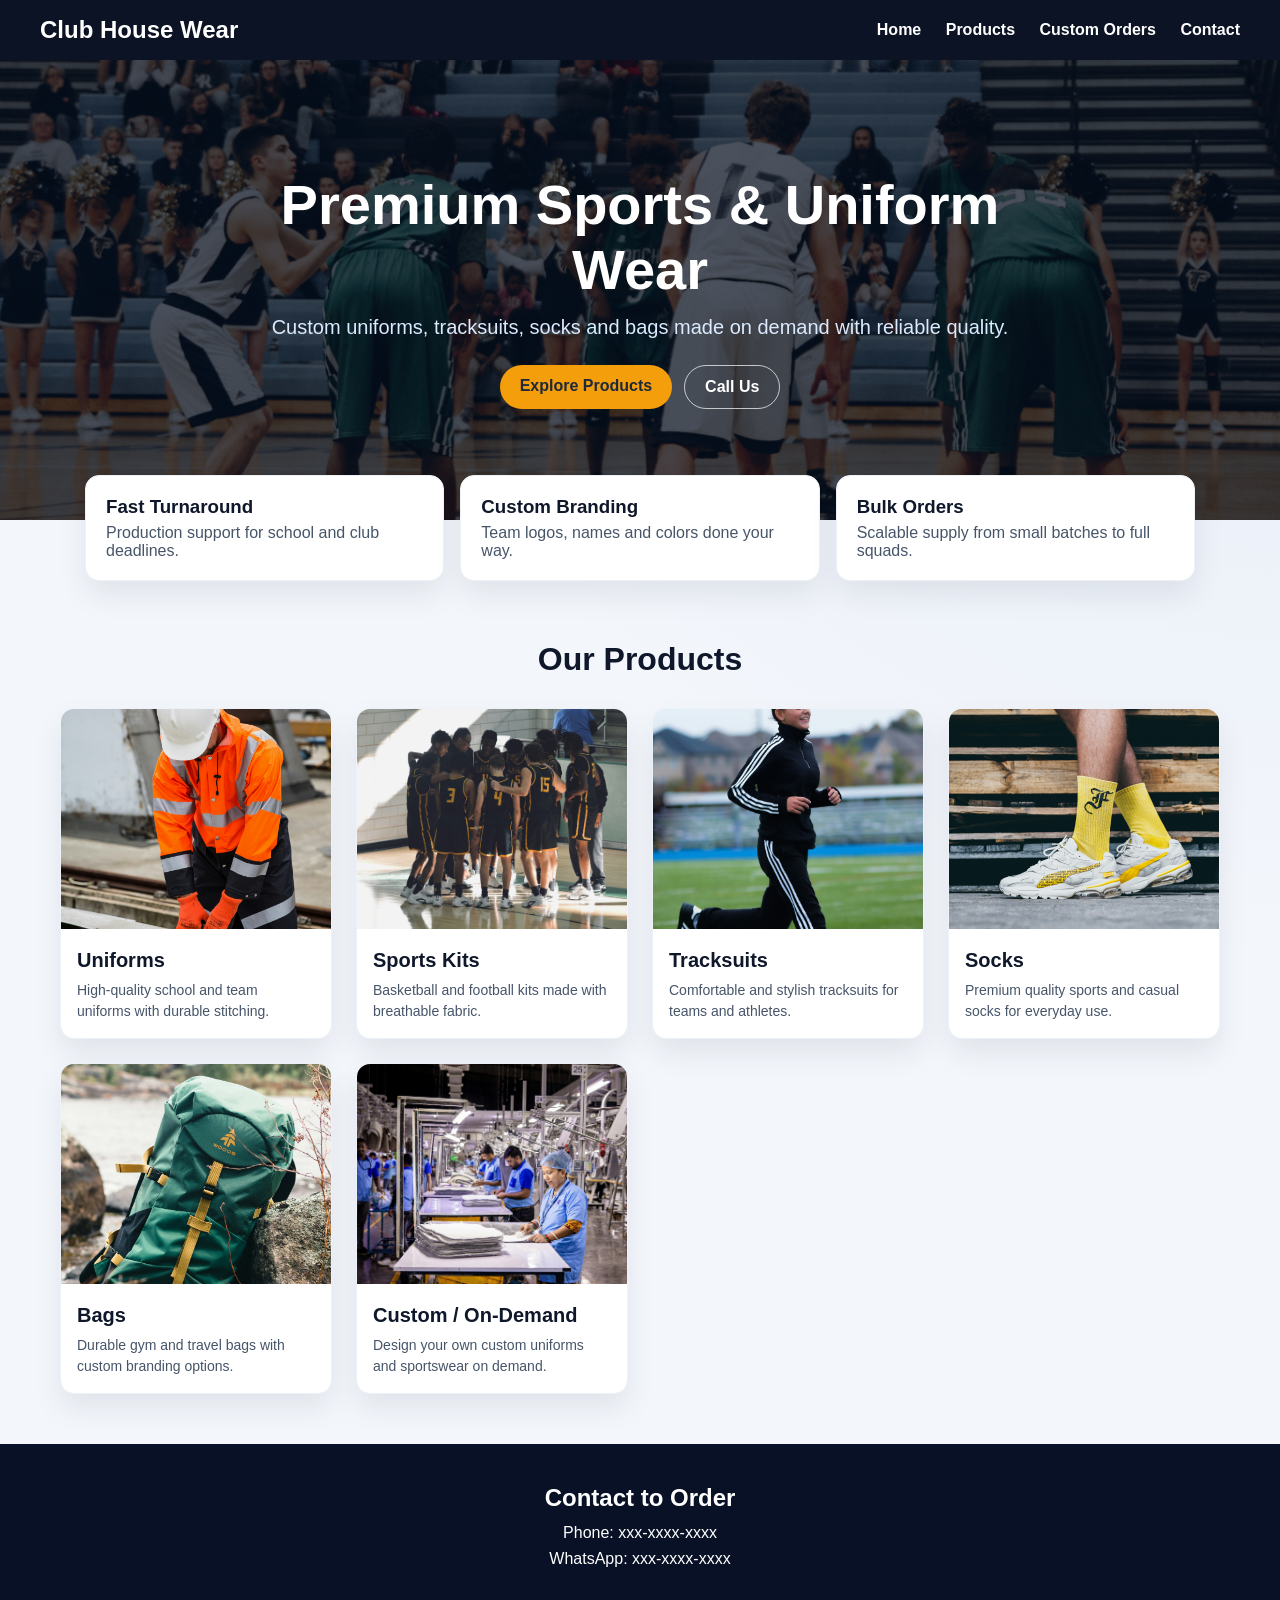
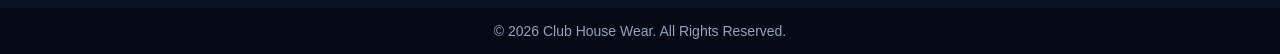
<file: index.html>
<!DOCTYPE html>
<html lang="en">
<head>
  <meta charset="UTF-8" />
  <meta name="viewport" content="width=device-width, initial-scale=1.0" />
  <title>Club House Wear</title>
  <link rel="stylesheet" href="style.css" />
</head>
<body>
  <header>
    <h2>Club House Wear</h2>
    <nav>
      <a href="#">Home</a>
      <a href="#products">Products</a>
      <a href="#custom">Custom Orders</a>
      <a href="Call (1).html">Contact</a>
    </nav>
  </header>

  <section class="hero">
    <div class="hero-inner">
      <h1>Premium Sports & Uniform Wear</h1>
      <p>Custom uniforms, tracksuits, socks and bags made on demand with reliable quality.</p>
      <div class="hero-actions">
        <a href="#products" class="hero-btn primary">Explore Products</a>
        <a href="Call (1).html" class="hero-btn secondary">Call Us</a>
      </div>
    </div>
  </section>

  <section class="quick-points">
    <div class="point">
      <h3>Fast Turnaround</h3>
      <p>Production support for school and club deadlines.</p>
    </div>
    <div class="point">
      <h3>Custom Branding</h3>
      <p>Team logos, names and colors done your way.</p>
    </div>
    <div class="point">
      <h3>Bulk Orders</h3>
      <p>Scalable supply from small batches to full squads.</p>
    </div>
  </section>

  <section class="products" id="products">
    <h2>Our Products</h2>
    <div class="grid">
      <a href="uniform.html" class="card">
        <img src="uniform.jpg" alt="Uniforms" />
        <div class="card-content">
          <h3>Uniforms</h3>
          <p>High-quality school and team uniforms with durable stitching.</p>
        </div>
      </a>

      <a href="sportskit.html" class="card">
        <img src="sportskit.jpg" alt="Sports Kits" />
        <div class="card-content">
          <h3>Sports Kits</h3>
          <p>Basketball and football kits made with breathable fabric.</p>
        </div>
      </a>

      <a href="tracksuits.html" class="card">
        <img src="tracksuit.jpg" alt="Tracksuits" />
        <div class="card-content">
          <h3>Tracksuits</h3>
          <p>Comfortable and stylish tracksuits for teams and athletes.</p>
        </div>
      </a>

      <a href="socks.html" class="card">
        <img src="socks.jpg" alt="Socks" />
        <div class="card-content">
          <h3>Socks</h3>
          <p>Premium quality sports and casual socks for everyday use.</p>
        </div>
      </a>

      <a href="bags.html" class="card">
        <img src="bags.jpg" alt="bags" />
        <div class="card-content">
          <h3>Bags</h3>
          <p>Durable gym and travel bags with custom branding options.</p>
        </div>
      </a>

      <a href="order.html?product=Custom%20Order" class="card" id="custom">
        <img src="custom.jpg" alt="Custom Orders" />
        <div class="card-content">
          <h3>Custom / On-Demand</h3>
          <p>Design your own custom uniforms and sportswear on demand.</p>
        </div>
      </a>
    </div>
  </section>

  <section class="contact" id="contact">
    <h2>Contact to Order</h2>
    <p>Phone: xxx-xxxx-xxxx</p>
    <p>WhatsApp: xxx-xxxx-xxxx</p>
  </section>

  <footer>
    <p>&copy; 2026 Club House Wear. All Rights Reserved.</p>
  </footer>
</body>
</html>
</file>
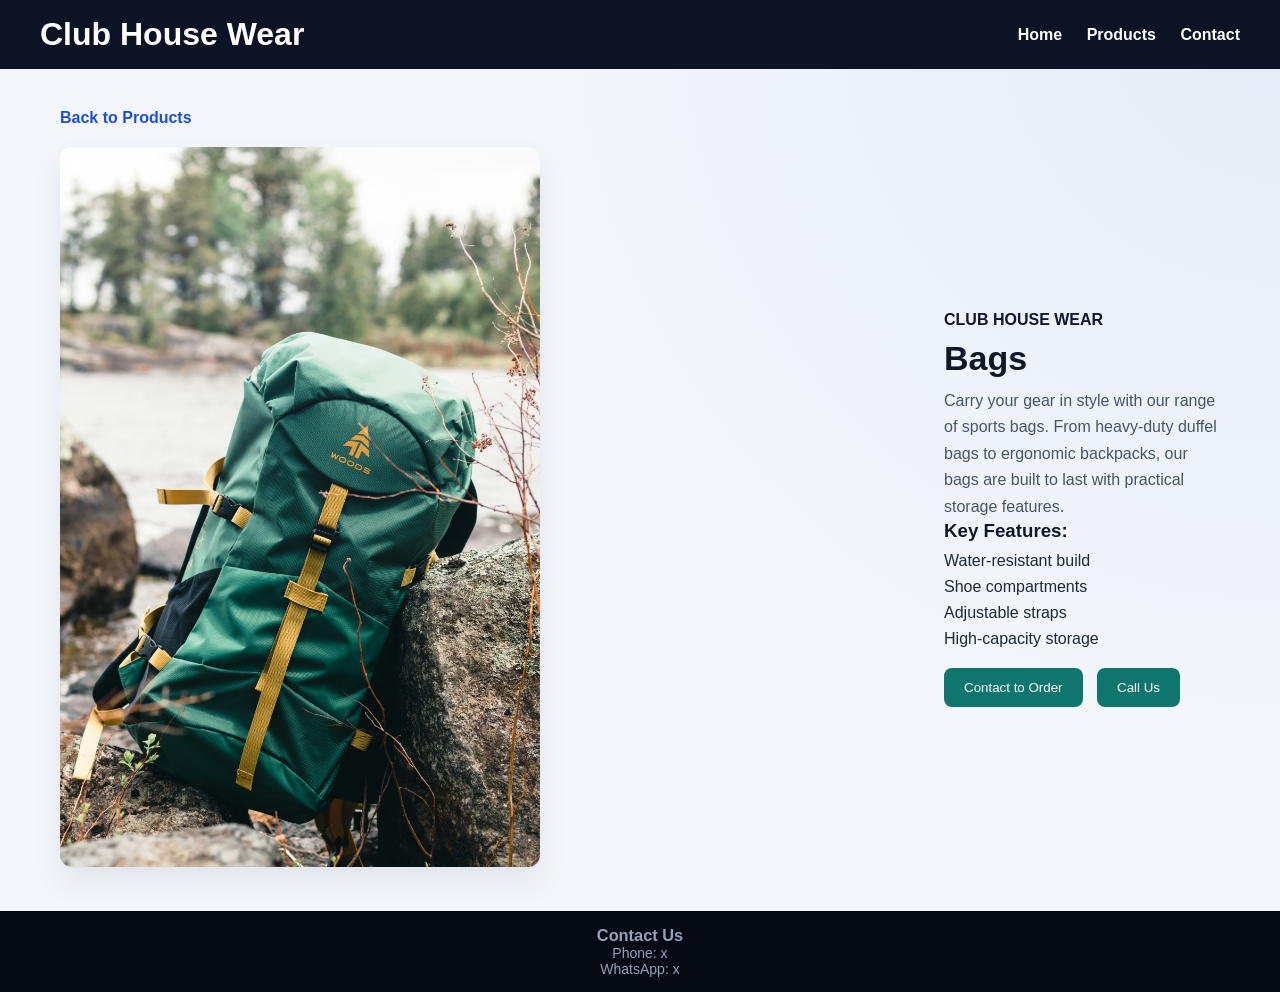
<file: bags.html>
<!DOCTYPE html>
<html lang="en">
<head>
  <meta charset="UTF-8" />
  <meta name="viewport" content="width=device-width, initial-scale=1.0" />
  <title>Bags - Club House Wear</title>
  <link rel="stylesheet" href="style.css" />
</head>
<body>
  <header class="navbar">
    <h1>Club House Wear</h1>
    <nav>
      <a href="index.html">Home</a>
      <a href="index.html#products">Products</a>
      <a href="#contact">Contact</a>
    </nav>
  </header>

  <section class="product-detail">
    <a href="index.html" class="back-btn">Back to Products</a>

    <div class="product-container">
      <div class="product-image">
        <img src="bags.jpg" alt="Bags" />
      </div>

      <div class="product-info">
        <h4>CLUB HOUSE WEAR</h4>
        <h1>Bags</h1>
        <p>
          Carry your gear in style with our range of sports bags. From heavy-duty
          duffel bags to ergonomic backpacks, our bags are built to last with
          practical storage features.
        </p>

        <h3>Key Features:</h3>
        <ul>
          <li>Water-resistant build</li>
          <li>Shoe compartments</li>
          <li>Adjustable straps</li>
          <li>High-capacity storage</li>
        </ul>

        <div class="product-buttons">
          <button onclick="orderNow('Bags')">Contact to Order</button>
          <button class="call-btn" onclick="window.location.href='Call (1).html'">Call Us</button>
        </div>
      </div>
    </div>
  </section>

  <footer id="contact">
    <h3>Contact Us</h3>
    <p>Phone: x</p>
    <p>WhatsApp: x</p>
  </footer>

  <script src="script.js"></script>
</body>
</html>
</file>
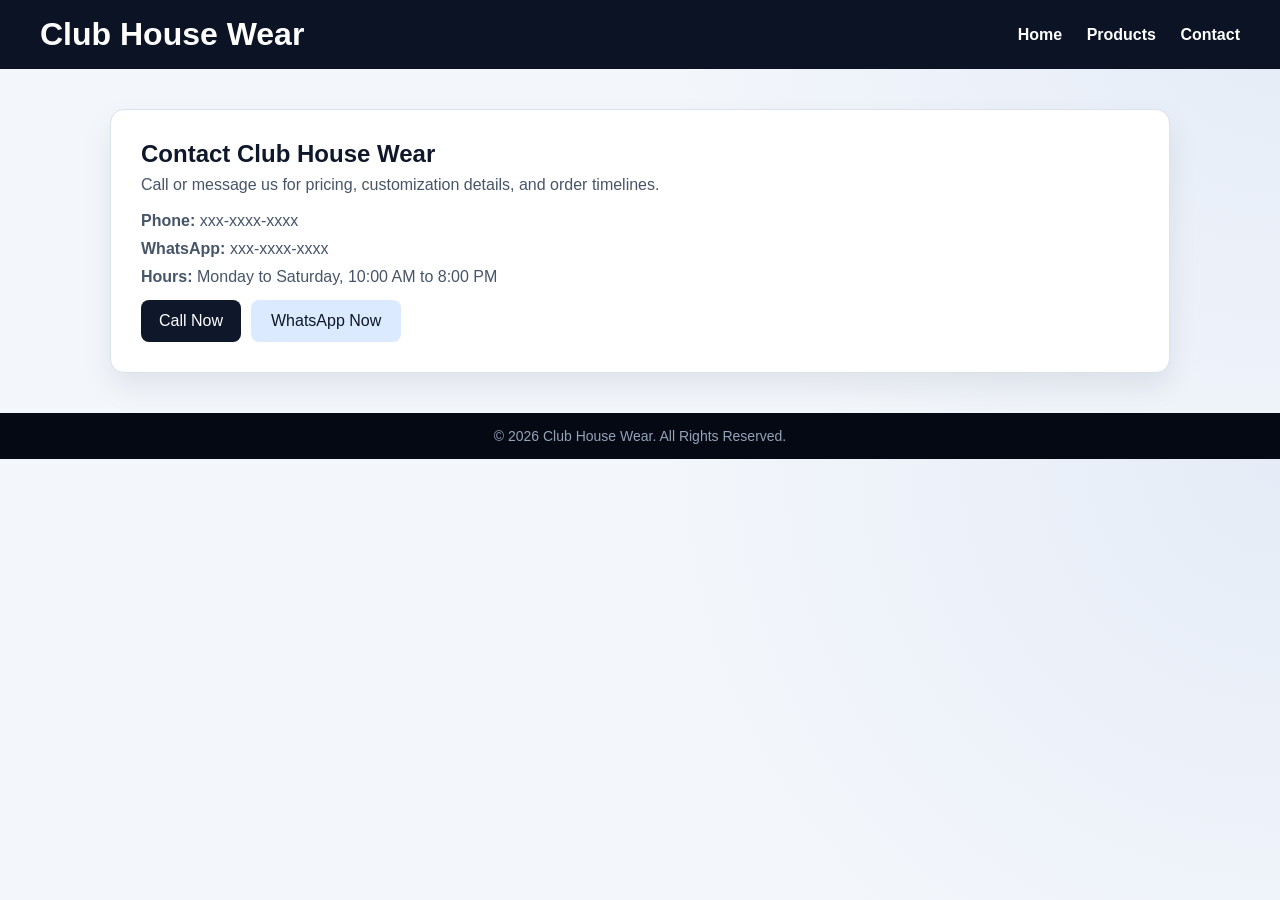
<file: Call (1).html>
<!DOCTYPE html>
<html lang="en">
<head>
  <meta charset="UTF-8" />
  <meta name="viewport" content="width=device-width, initial-scale=1.0" />
  <title>Call Us - Club House Wear</title>
  <link rel="stylesheet" href="style.css" />
</head>
<body>
  <header class="navbar">
    <h1>Club House Wear</h1>
    <nav>
      <a href="index.html">Home</a>
      <a href="index.html#products">Products</a>
      <a href="index.html#contact">Contact</a>
    </nav>
  </header>

  <main class="call-page">
    <section class="call-card">
      <h1>Contact Club House Wear</h1>
      <p>Call or message us for pricing, customization details, and order timelines.</p>

      <div class="call-details">
        <p><strong>Phone: </strong> xxx-xxxx-xxxx</p>
        <p><strong>WhatsApp:</strong> xxx-xxxx-xxxx</p>
        <p><strong>Hours:</strong> Monday to Saturday, 10:00 AM to 8:00 PM</p>
      </div>

      <div class="call-actions">
        <a class="primary-btn" href="tel:xxx-xxxx-xxxx">Call Now</a>
        <a class="order-link secondary-link" href="https://wa.me/xxx-xxxx-xxxx" target="_blank" rel="noopener">WhatsApp Now</a>
      </div>
    </section>
  </main>

  <footer>
    <p>&copy; 2026 Club House Wear. All Rights Reserved.</p>
  </footer>
</body>
</html>
</file>
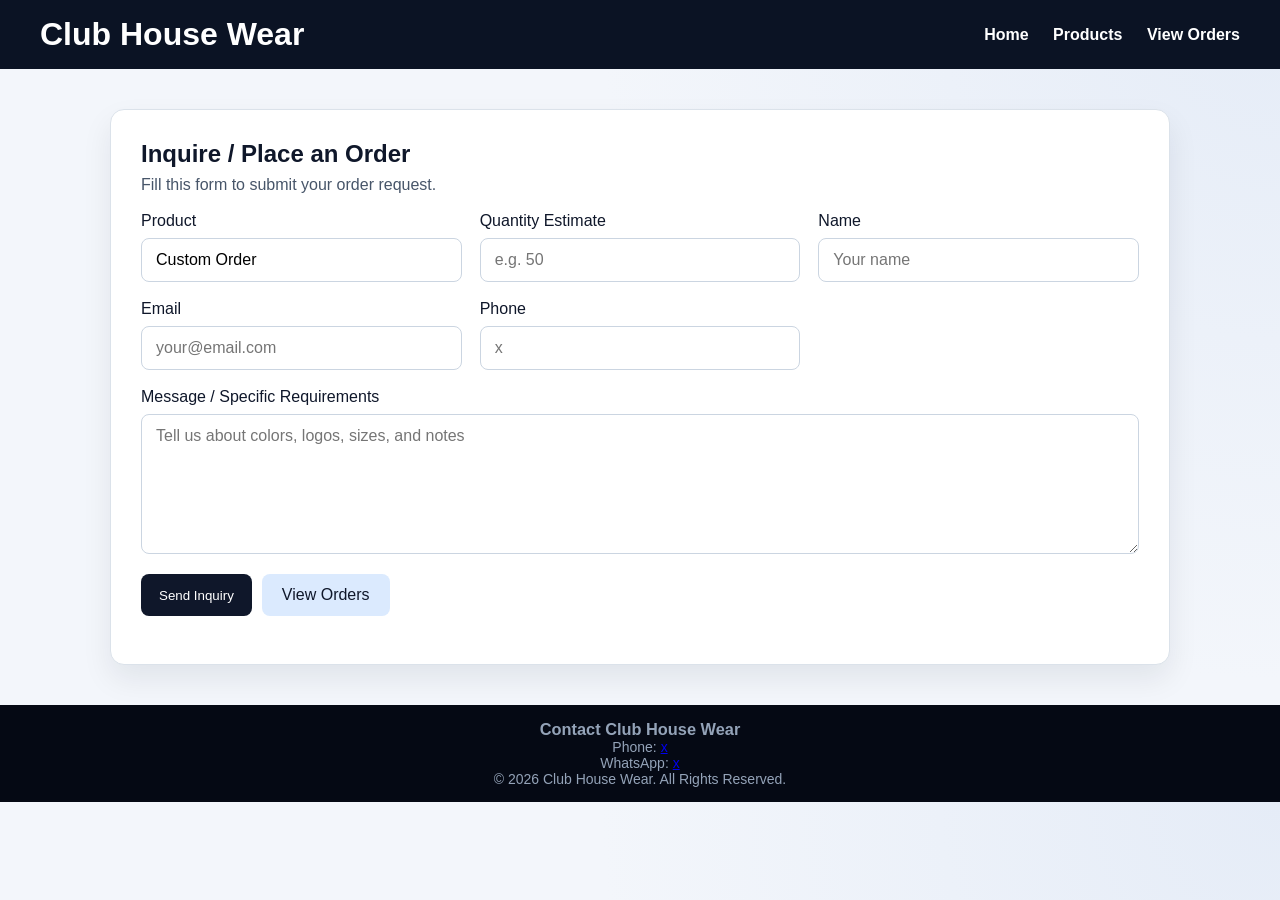
<file: order.html>
<!DOCTYPE html>
<html lang="en">
<head>
  <meta charset="UTF-8" />
  <meta name="viewport" content="width=device-width, initial-scale=1.0" />
  <title>Place Order - Club House Wear</title>
  <link rel="stylesheet" href="style.css" />
</head>
<body>
  <header class="navbar">
    <h1>Club House Wear</h1>
    <nav>
      <a href="index.html">Home</a>
      <a href="index.html#products">Products</a>
      <a href="orders.html">View Orders</a>
    </nav>
  </header>

  <main class="order-page">
    <section class="order-card">
      <h1>Inquire / Place an Order</h1>
      <p>Fill this form to submit your order request.</p>

      <form id="orderForm">
        <div class="order-form-grid">
          <div class="order-form-field">
            <label for="product">Product</label>
            <input id="product" type="text" required />
          </div>

          <div class="order-form-field">
            <label for="quantity">Quantity Estimate</label>
            <input id="quantity" type="number" min="1" placeholder="e.g. 50" required />
          </div>

          <div class="order-form-field">
            <label for="name">Name</label>
            <input id="name" type="text" placeholder="Your name" required />
          </div>

          <div class="order-form-field">
            <label for="email">Email</label>
            <input id="email" type="email" placeholder="your@email.com" required />
          </div>

          <div class="order-form-field">
            <label for="phone">Phone</label>
            <input id="phone" type="tel" placeholder="x" required />
          </div>

          <div class="order-form-field full">
            <label for="message">Message / Specific Requirements</label>
            <textarea id="message" placeholder="Tell us about colors, logos, sizes, and notes"></textarea>
          </div>
        </div>

        <div class="form-actions">
          <button type="submit" class="primary-btn">Send Inquiry</button>
          <a href="orders.html" class="order-link secondary-link">View Orders</a>
        </div>

        <p id="orderStatus" class="order-status"></p>
      </form>
    </section>
  </main>

  <footer id="contact">
    <h3>Contact Club House Wear</h3>
    <p>Phone: <a href="tel:x">x</a></p>
    <p>WhatsApp: <a href="https://wa.me/x" target="_blank" rel="noopener">x</a></p>
    <p>&copy; 2026 Club House Wear. All Rights Reserved.</p>
  </footer>

  <script src="script.js"></script>
</body>
</html>
</file>
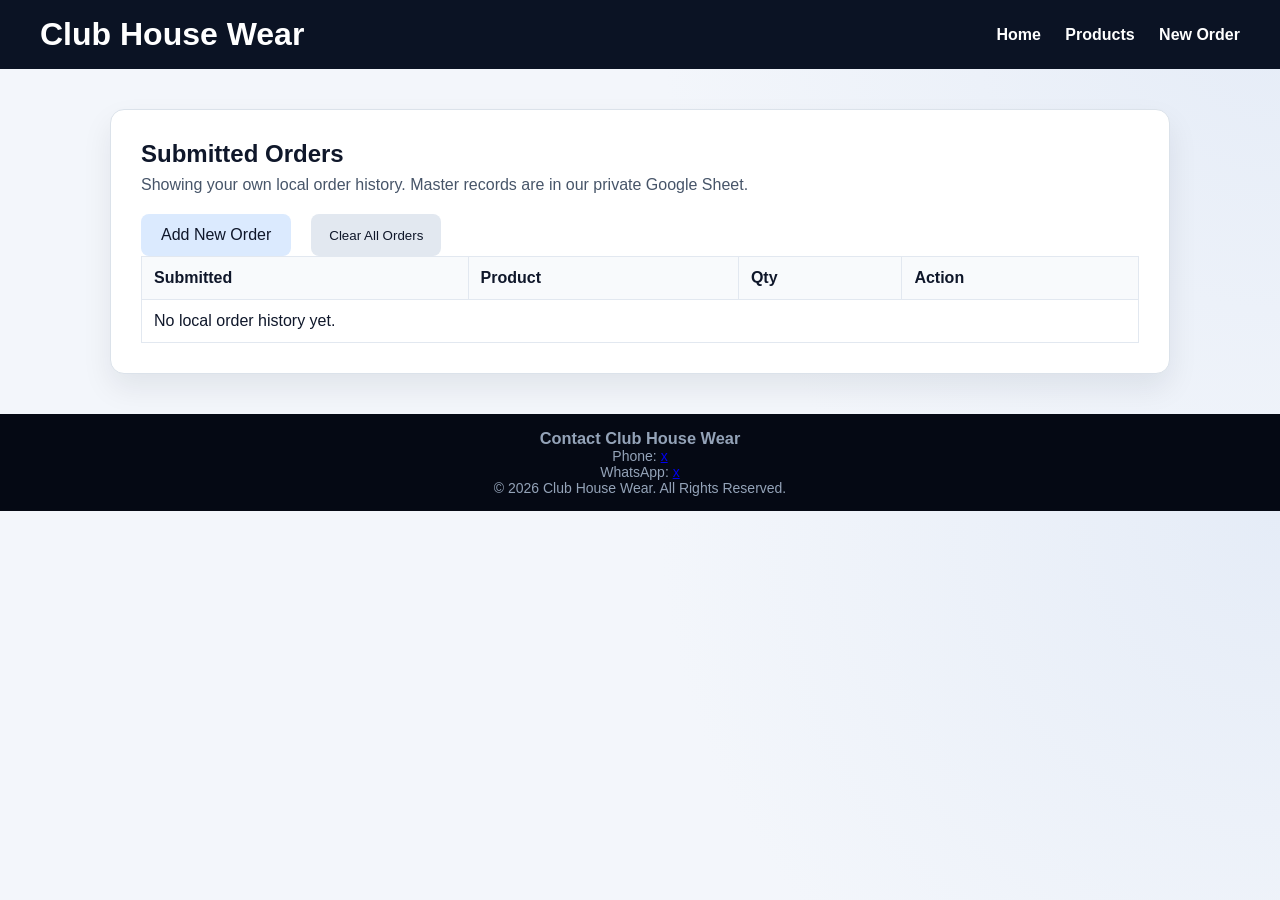
<file: orders.html>
<!DOCTYPE html>
<html lang="en">
<head>
  <meta charset="UTF-8" />
  <meta name="viewport" content="width=device-width, initial-scale=1.0" />
  <title>Orders - Club House Wear</title>
  <link rel="stylesheet" href="style.css" />
</head>
<body>
  <header class="navbar">
    <h1>Club House Wear</h1>
    <nav>
      <a href="index.html">Home</a>
      <a href="index.html#products">Products</a>
      <a href="order.html">New Order</a>
    </nav>
  </header>

  <main class="order-page">
    <section class="order-card">
      <h1>Submitted Orders</h1>
      <p id="ordersStatus">Showing your own local order history. Master records are in our private Google Sheet.</p>

      <div class="form-actions">
        <a href="order.html" class="order-link secondary-link">Add New Order</a>
        <button type="button" class="ghost-btn" onclick="clearOrders()">Clear All Orders</button>
      </div>

      <div class="orders-table-wrap">
        <table class="orders-table">
          <thead>
            <tr>
              <th>Submitted</th>
              <th>Product</th>
              <th>Qty</th>
              <th>Action</th>
            </tr>
          </thead>
          <tbody id="ordersTableBody"></tbody>
        </table>
      </div>
    </section>
  </main>

  <footer id="contact">
    <h3>Contact Club House Wear</h3>
    <p>Phone: <a href="tel:x">x</a></p>
    <p>WhatsApp: <a href="https://wa.me/x" target="_blank" rel="noopener">x</a></p>
    <p>&copy; 2026 Club House Wear. All Rights Reserved.</p>
  </footer>

  <script src="script.js"></script>
</body>
</html>
</file>
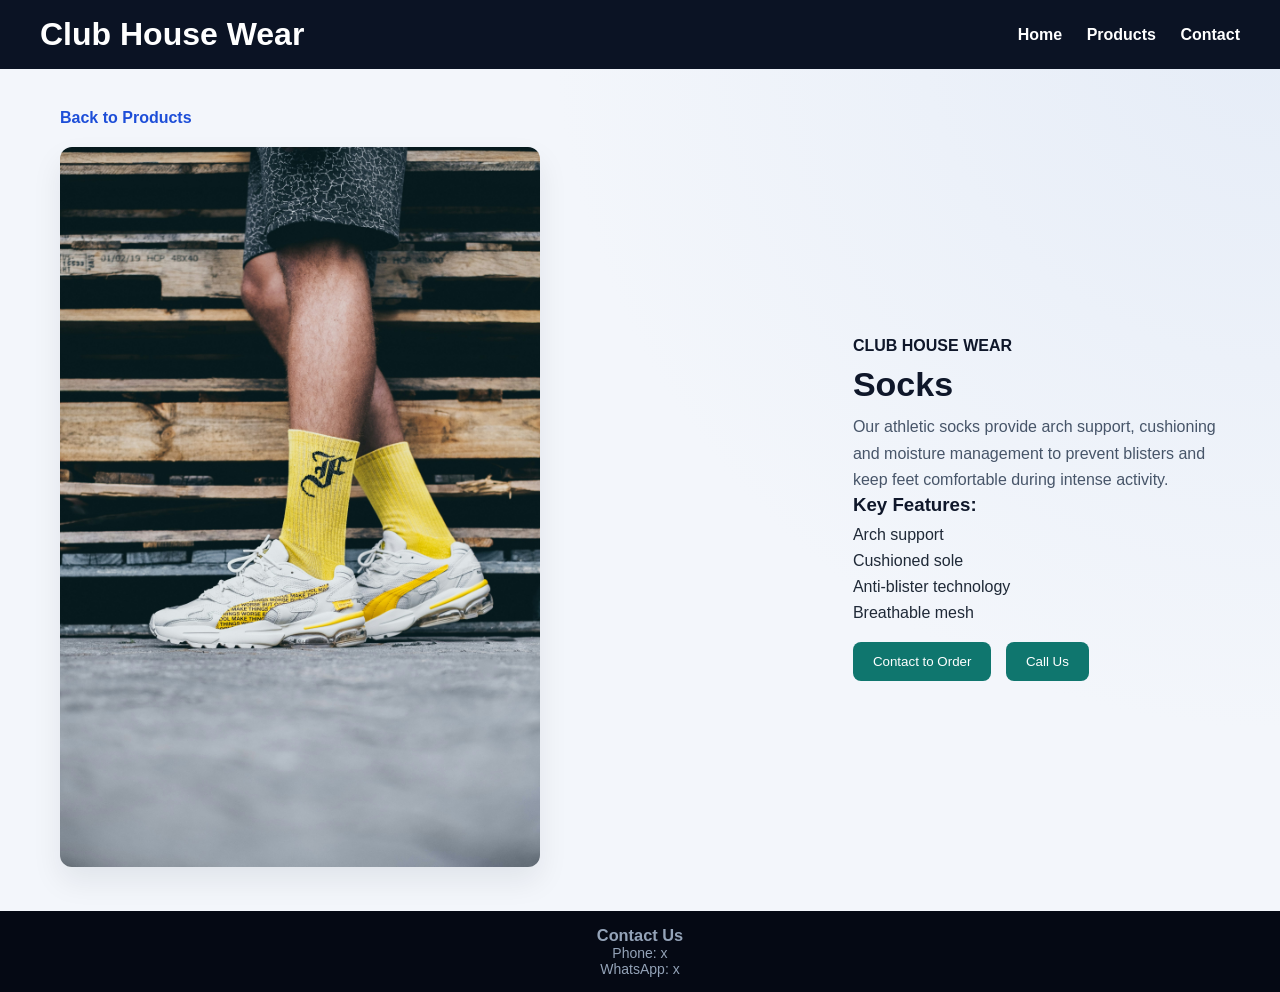
<file: socks.html>
<!DOCTYPE html>
<html lang="en">
<head>
  <meta charset="UTF-8" />
  <meta name="viewport" content="width=device-width, initial-scale=1.0" />
  <title>Socks - Club House Wear</title>
  <link rel="stylesheet" href="style.css" />
</head>
<body>
  <header class="navbar">
    <h1>Club House Wear</h1>
    <nav>
      <a href="index.html">Home</a>
      <a href="index.html#products">Products</a>
      <a href="#contact">Contact</a>
    </nav>
  </header>

  <section class="product-detail">
    <a href="index.html" class="back-btn">Back to Products</a>

    <div class="product-container">
      <div class="product-image">
        <img src="socks.jpg" alt="Socks" />
      </div>

      <div class="product-info">
        <h4>CLUB HOUSE WEAR</h4>
        <h1>Socks</h1>
        <p>
          Our athletic socks provide arch support, cushioning and moisture management
          to prevent blisters and keep feet comfortable during intense activity.
        </p>

        <h3>Key Features:</h3>
        <ul>
          <li>Arch support</li>
          <li>Cushioned sole</li>
          <li>Anti-blister technology</li>
          <li>Breathable mesh</li>
        </ul>

        <div class="product-buttons">
          <button onclick="orderNow('Socks')">Contact to Order</button>
          <button class="call-btn" onclick="window.location.href='Call (1).html'">Call Us</button>
        </div>
      </div>
    </div>
  </section>

  <footer id="contact">
    <h3>Contact Us</h3>
    <p>Phone: x</p>
    <p>WhatsApp: x</p>
  </footer>

  <script src="script.js"></script>
</body>
</html>
</file>
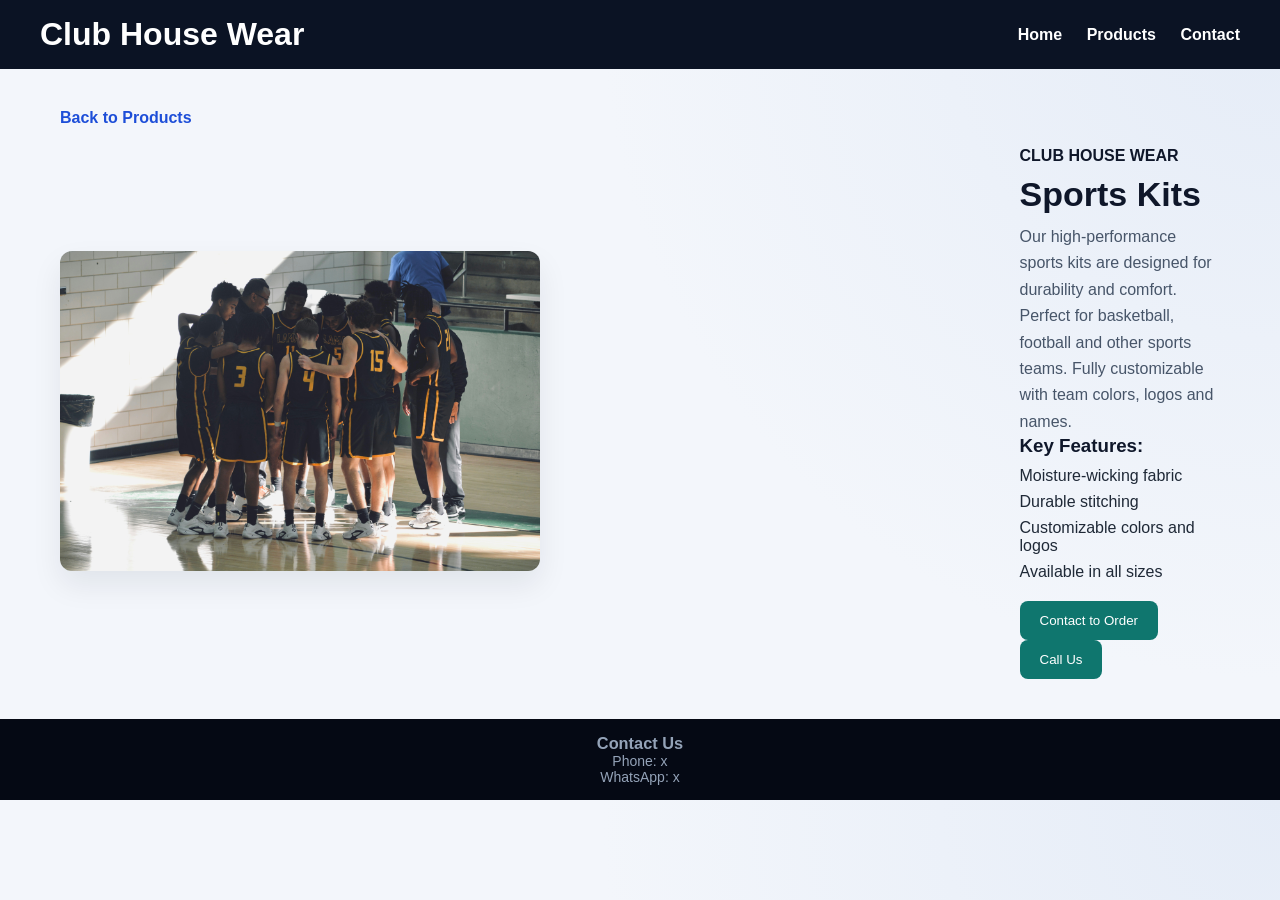
<file: sportskit.html>
<!DOCTYPE html>
<html lang="en">
<head>
  <meta charset="UTF-8" />
  <meta name="viewport" content="width=device-width, initial-scale=1.0" />
  <title>Sports Kits - Club House Wear</title>
  <link rel="stylesheet" href="style.css" />
</head>
<body>
  <header class="navbar">
    <h1>Club House Wear</h1>
    <nav>
      <a href="index.html">Home</a>
      <a href="index.html#products">Products</a>
      <a href="#contact">Contact</a>
    </nav>
  </header>

  <section class="product-detail">
    <a href="index.html" class="back-btn">Back to Products</a>

    <div class="product-container">
      <div class="product-image">
        <img src="sportskit.jpg" alt="Sports Kits" />
      </div>

      <div class="product-info">
        <h4>CLUB HOUSE WEAR</h4>
        <h1>Sports Kits</h1>
        <p>
          Our high-performance sports kits are designed for durability and comfort.
          Perfect for basketball, football and other sports teams. Fully customizable
          with team colors, logos and names.
        </p>

        <h3>Key Features:</h3>
        <ul>
          <li>Moisture-wicking fabric</li>
          <li>Durable stitching</li>
          <li>Customizable colors and logos</li>
          <li>Available in all sizes</li>
        </ul>

        <div class="product-buttons">
          <button onclick="orderNow('Sports Kits')">Contact to Order</button>
          <button class="call-btn" onclick="window.location.href='Call (1).html'">Call Us</button>
        </div>
      </div>
    </div>
  </section>

  <footer id="contact">
    <h3>Contact Us</h3>
    <p>Phone: x</p>
    <p>WhatsApp: x</p>
  </footer>

  <script src="script.js"></script>
</body>
</html>
</file>
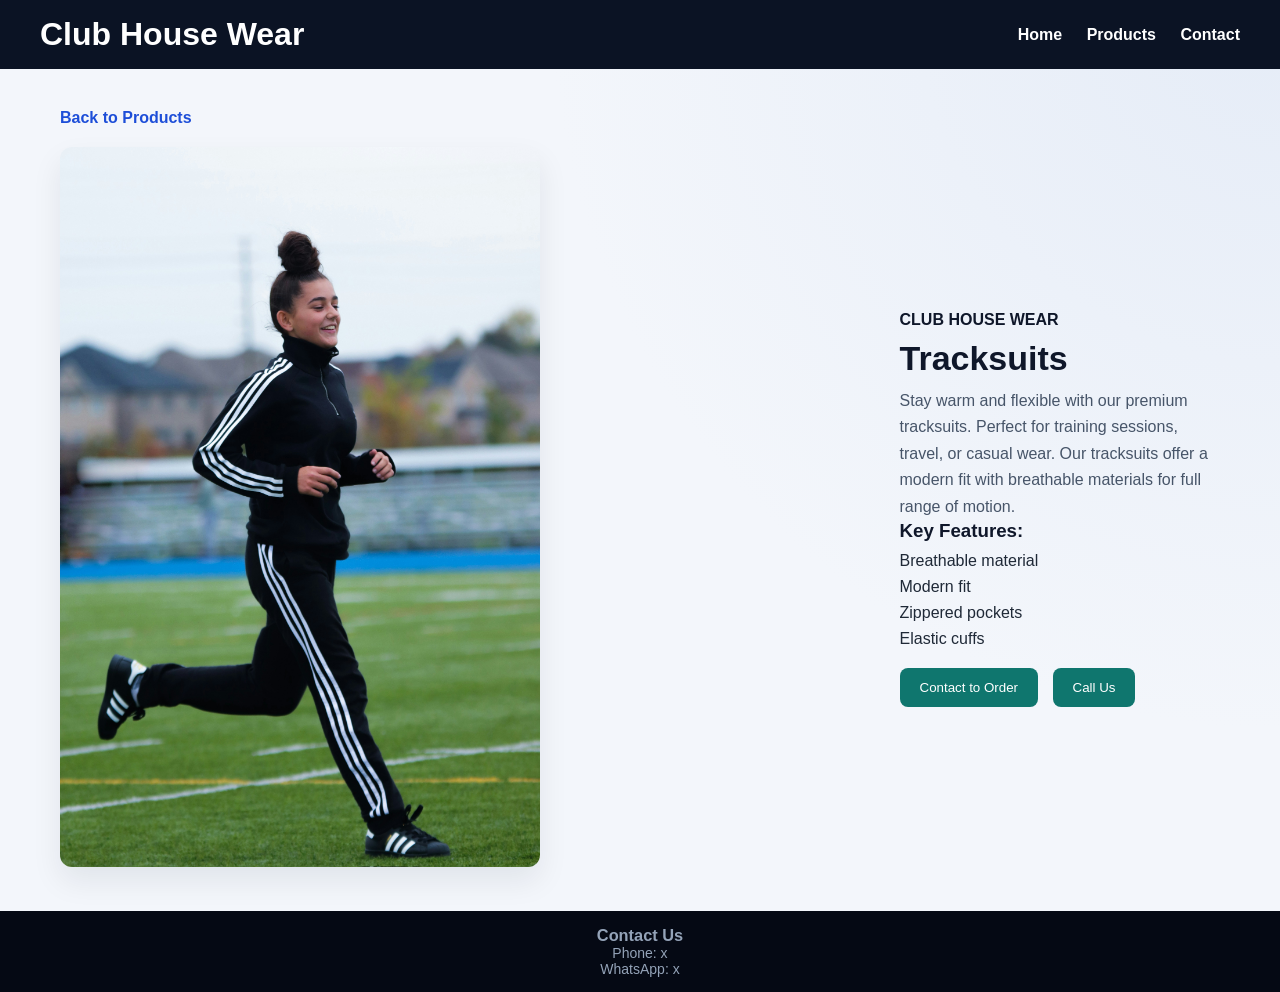
<file: tracksuits.html>
<!DOCTYPE html>
<html lang="en">
<head>
  <meta charset="UTF-8" />
  <meta name="viewport" content="width=device-width, initial-scale=1.0" />
  <title>Tracksuits - Club House Wear</title>
  <link rel="stylesheet" href="style.css" />
</head>
<body>
  <header class="navbar">
    <h1>Club House Wear</h1>
    <nav>
      <a href="index.html">Home</a>
      <a href="index.html#products">Products</a>
      <a href="#contact">Contact</a>
    </nav>
  </header>

  <section class="product-detail">
    <a href="index.html" class="back-btn">Back to Products</a>

    <div class="product-container">
      <div class="product-image">
        <img src="tracksuit.jpg" alt="Tracksuits" />
      </div>

      <div class="product-info">
        <h4>CLUB HOUSE WEAR</h4>
        <h1>Tracksuits</h1>
        <p>
          Stay warm and flexible with our premium tracksuits. Perfect for training
          sessions, travel, or casual wear. Our tracksuits offer a modern fit with
          breathable materials for full range of motion.
        </p>

        <h3>Key Features:</h3>
        <ul>
          <li>Breathable material</li>
          <li>Modern fit</li>
          <li>Zippered pockets</li>
          <li>Elastic cuffs</li>
        </ul>

        <div class="product-buttons">
          <button onclick="orderNow('Tracksuits')">Contact to Order</button>
          <button class="call-btn" onclick="window.location.href='Call (1).html'">Call Us</button>
        </div>
      </div>
    </div>
  </section>

  <footer id="contact">
    <h3>Contact Us</h3>
    <p>Phone: x</p>
    <p>WhatsApp: x</p>
  </footer>

  <script src="script.js"></script>
</body>
</html>
</file>
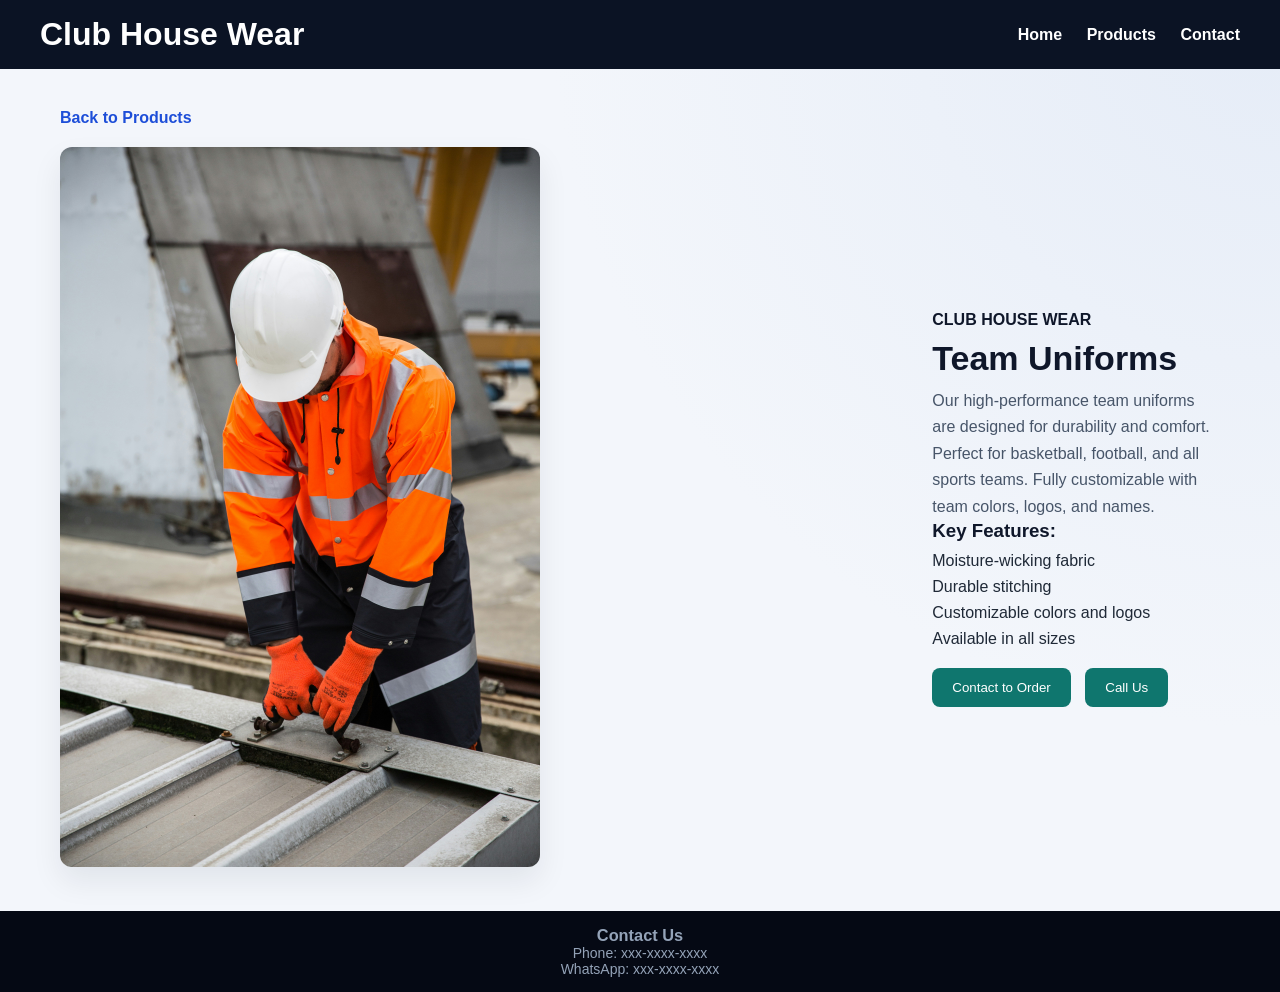
<file: uniform.html>
<!DOCTYPE html>
<html lang="en">
<head>
  <meta charset="UTF-8" />
  <meta name="viewport" content="width=device-width, initial-scale=1.0" />
  <title>Team Uniforms - Club House Wear</title>
  <link rel="stylesheet" href="style.css" />
</head>
<body>
  <header class="navbar">
    <h1>Club House Wear</h1>
    <nav>
      <a href="index.html">Home</a>
      <a href="index.html#products">Products</a>
      <a href="#contact">Contact</a>
    </nav>
  </header>

  <section class="product-detail">
    <a href="index.html" class="back-btn">Back to Products</a>

    <div class="product-container">
      <div class="product-image">
        <img src="uniform.jpg" alt="Uniforms" />
      </div>

      <div class="product-info">
        <h4>CLUB HOUSE WEAR</h4>
        <h1>Team Uniforms</h1>
        <p>
          Our high-performance team uniforms are designed for durability and comfort.
          Perfect for basketball, football, and all sports teams. Fully customizable
          with team colors, logos, and names.
        </p>

        <h3>Key Features:</h3>
        <ul>
          <li>Moisture-wicking fabric</li>
          <li>Durable stitching</li>
          <li>Customizable colors and logos</li>
          <li>Available in all sizes</li>
        </ul>

        <div class="product-buttons">
          <button onclick="orderNow('Team Uniforms')">Contact to Order</button>
          <button class="call-btn" onclick="window.location.href='Call (1).html'">Call Us</button>
        </div>
      </div>
    </div>
  </section>

  <footer id="contact">
    <h3>Contact Us</h3>
    <p>Phone: xxx-xxxx-xxxx</p>
    <p>WhatsApp: xxx-xxxx-xxxx</p>
  </footer>

  <script src="script.js"></script>
</body>
</html>
</file>
<file: style.css>
:root {
  --bg: #f3f6fb;
  --surface: #ffffff;
  --text: #0f172a;
  --muted: #475569;
  --brand: #0f766e;
  --brand-dark: #115e59;
  --accent: #f59e0b;
  --border: #dbe2ea;
  --shadow: 0 14px 30px rgba(15, 23, 42, 0.08);
}

* {
  margin: 0;
  padding: 0;
  box-sizing: border-box;
  font-family: "Segoe UI", Tahoma, Geneva, Verdana, sans-serif;
}

body {
  background: radial-gradient(circle at top right, #e5ecf7, var(--bg) 45%);
  color: var(--text);
}

header {
  background: #0b1324;
  color: #ffffff;
  padding: 16px 40px;
  display: flex;
  justify-content: space-between;
  align-items: center;
  position: sticky;
  top: 0;
  z-index: 20;
}

.navbar {
  position: static;
}

nav a {
  color: #ffffff;
  margin-left: 20px;
  text-decoration: none;
  font-weight: 600;
}

nav a:hover {
  color: #7dd3fc;
}

.hero {
  min-height: 460px;
  display: flex;
  align-items: center;
  justify-content: center;
  text-align: center;
  color: #ffffff;
  padding: 80px 24px;
  background: linear-gradient(rgba(5, 16, 36, 0.65), rgba(5, 16, 36, 0.65)),
    url("main.jpg") center/cover no-repeat;
}

.hero-inner {
  max-width: 760px;
}

.hero h1 {
  font-size: clamp(34px, 6vw, 56px);
  margin-bottom: 14px;
}

.hero p {
  font-size: clamp(16px, 2vw, 20px);
  color: #dbeafe;
}

.hero-actions {
  margin-top: 26px;
  display: flex;
  justify-content: center;
  gap: 12px;
  flex-wrap: wrap;
}

.hero-btn {
  text-decoration: none;
  padding: 12px 20px;
  border-radius: 999px;
  font-weight: 700;
}

.hero-btn.primary {
  background: var(--accent);
  color: #1e293b;
}

.hero-btn.secondary {
  border: 1px solid rgba(255, 255, 255, 0.7);
  color: #ffffff;
}

.quick-points {
  max-width: 1150px;
  margin: -45px auto 0;
  padding: 0 20px;
  display: grid;
  grid-template-columns: repeat(auto-fit, minmax(220px, 1fr));
  gap: 16px;
}

.point {
  background: var(--surface);
  border-radius: 14px;
  padding: 20px;
  box-shadow: var(--shadow);
  border: 1px solid #eef2f7;
}

.point h3 {
  margin-bottom: 6px;
}

.point p {
  color: var(--muted);
}

.products {
  max-width: 1200px;
  margin: 0 auto;
  padding: 60px 20px 50px;
}

.products h2 {
  text-align: center;
  margin-bottom: 30px;
  font-size: 32px;
}

.grid {
  display: grid;
  grid-template-columns: repeat(auto-fit, minmax(250px, 1fr));
  gap: 24px;
}

.card {
  background: var(--surface);
  border-radius: 14px;
  overflow: hidden;
  box-shadow: var(--shadow);
  transition: transform 0.25s ease, box-shadow 0.25s ease;
  text-decoration: none;
  color: inherit;
  border: 1px solid #edf2f8;
}

.card:hover {
  transform: translateY(-6px);
  box-shadow: 0 18px 32px rgba(15, 23, 42, 0.12);
}

.card img {
  width: 100%;
  height: 220px;
  object-fit: cover;
}

.card-content {
  padding: 16px;
}

.card-content h3 {
  margin-bottom: 8px;
  font-size: 20px;
}

.card-content p {
  font-size: 14px;
  color: var(--muted);
  line-height: 1.5;
}

.contact {
  background: #081126;
  color: #ffffff;
  padding: 40px 20px;
  text-align: center;
}

.contact h2 {
  margin-bottom: 12px;
}

.contact p {
  margin-top: 8px;
}

.contact a {
  color: #93c5fd;
}

footer {
  background: #050914;
  color: #94a3b8;
  text-align: center;
  padding: 15px;
  font-size: 14px;
}

.product-detail {
  padding: 40px 20px;
  max-width: 1200px;
  margin: 0 auto;
}

.back-btn {
  text-decoration: none;
  color: #1d4ed8;
  font-weight: 700;
}

.product-container {
  display: flex;
  gap: 30px;
  margin-top: 20px;
  align-items: center;
}

.product-image img {
  width: min(100%, 480px);
  border-radius: 12px;
  box-shadow: var(--shadow);
}

.product-info h1 {
  font-size: 34px;
  margin: 10px 0;
}

.product-info p {
  color: var(--muted);
  line-height: 1.65;
}

.product-info ul {
  list-style: none;
  padding: 0;
  margin-top: 10px;
}

.product-info li {
  margin: 8px 0;
  color: #1f2937;
}

.product-buttons {
  margin-top: 20px;
}

.product-buttons button {
  padding: 12px 20px;
  border: none;
  background: #0f766e;
  color: white;
  margin-right: 10px;
  border-radius: 8px;
  cursor: pointer;
}

.call-btn {
  background: #e2e8f0;
  color: #0f172a;
}

.order-link {
  display: inline-block;
  padding: 12px 20px;
  border-radius: 8px;
  text-decoration: none;
  margin-right: 10px;
}

.secondary-link {
  background: #dbeafe;
  color: #0f172a;
}

.order-page,
.call-page {
  padding: 40px 20px;
  max-width: 1100px;
  margin: 0 auto;
}

.order-card,
.call-card {
  background: var(--surface);
  border-radius: 14px;
  padding: 30px;
  box-shadow: var(--shadow);
  border: 1px solid var(--border);
}

.order-card h1,
.call-card h1 {
  margin-bottom: 8px;
}

.order-card p,
.call-card p {
  color: var(--muted);
  margin-bottom: 18px;
}

.call-details p {
  margin-bottom: 10px;
}

.call-details a {
  color: #1d4ed8;
}

.call-actions {
  margin-top: 14px;
  display: flex;
  gap: 10px;
  flex-wrap: wrap;
}

.order-form-grid {
  display: grid;
  grid-template-columns: repeat(auto-fit, minmax(260px, 1fr));
  gap: 18px;
}

.order-form-field {
  display: flex;
  flex-direction: column;
  gap: 8px;
}

.order-form-field.full {
  grid-column: 1 / -1;
}

.order-form-field input,
.order-form-field textarea {
  border: 1px solid #cbd5e1;
  border-radius: 8px;
  padding: 12px 14px;
  font-size: 16px;
}

.order-form-field textarea {
  min-height: 140px;
  resize: vertical;
}

.form-actions {
  margin-top: 20px;
  display: flex;
  flex-wrap: wrap;
  gap: 10px;
}

.primary-btn,
.ghost-btn,
.small-btn {
  border: none;
  cursor: pointer;
  border-radius: 8px;
  padding: 12px 18px;
  text-decoration: none;
}

.primary-btn {
  background: #0f172a;
  color: #ffffff;
}

.ghost-btn,
.small-btn {
  background: #e2e8f0;
  color: #0f172a;
}

.order-status {
  margin-top: 12px;
  color: #15803d;
  font-weight: 600;
}

.orders-table-wrap {
  overflow-x: auto;
}

.orders-table {
  width: 100%;
  border-collapse: collapse;
  background: #ffffff;
}

.orders-table th,
.orders-table td {
  border: 1px solid #e2e8f0;
  padding: 12px;
  text-align: left;
  vertical-align: top;
}

.orders-table th {
  background: #f8fafc;
}

@media (max-width: 900px) {
  header {
    flex-direction: column;
    gap: 10px;
    text-align: center;
    padding: 14px 16px;
  }

  nav a {
    margin: 0 10px;
  }

  .product-container {
    flex-direction: column;
    align-items: flex-start;
  }

  .product-image img {
    width: 100%;
  }
}
</file>
